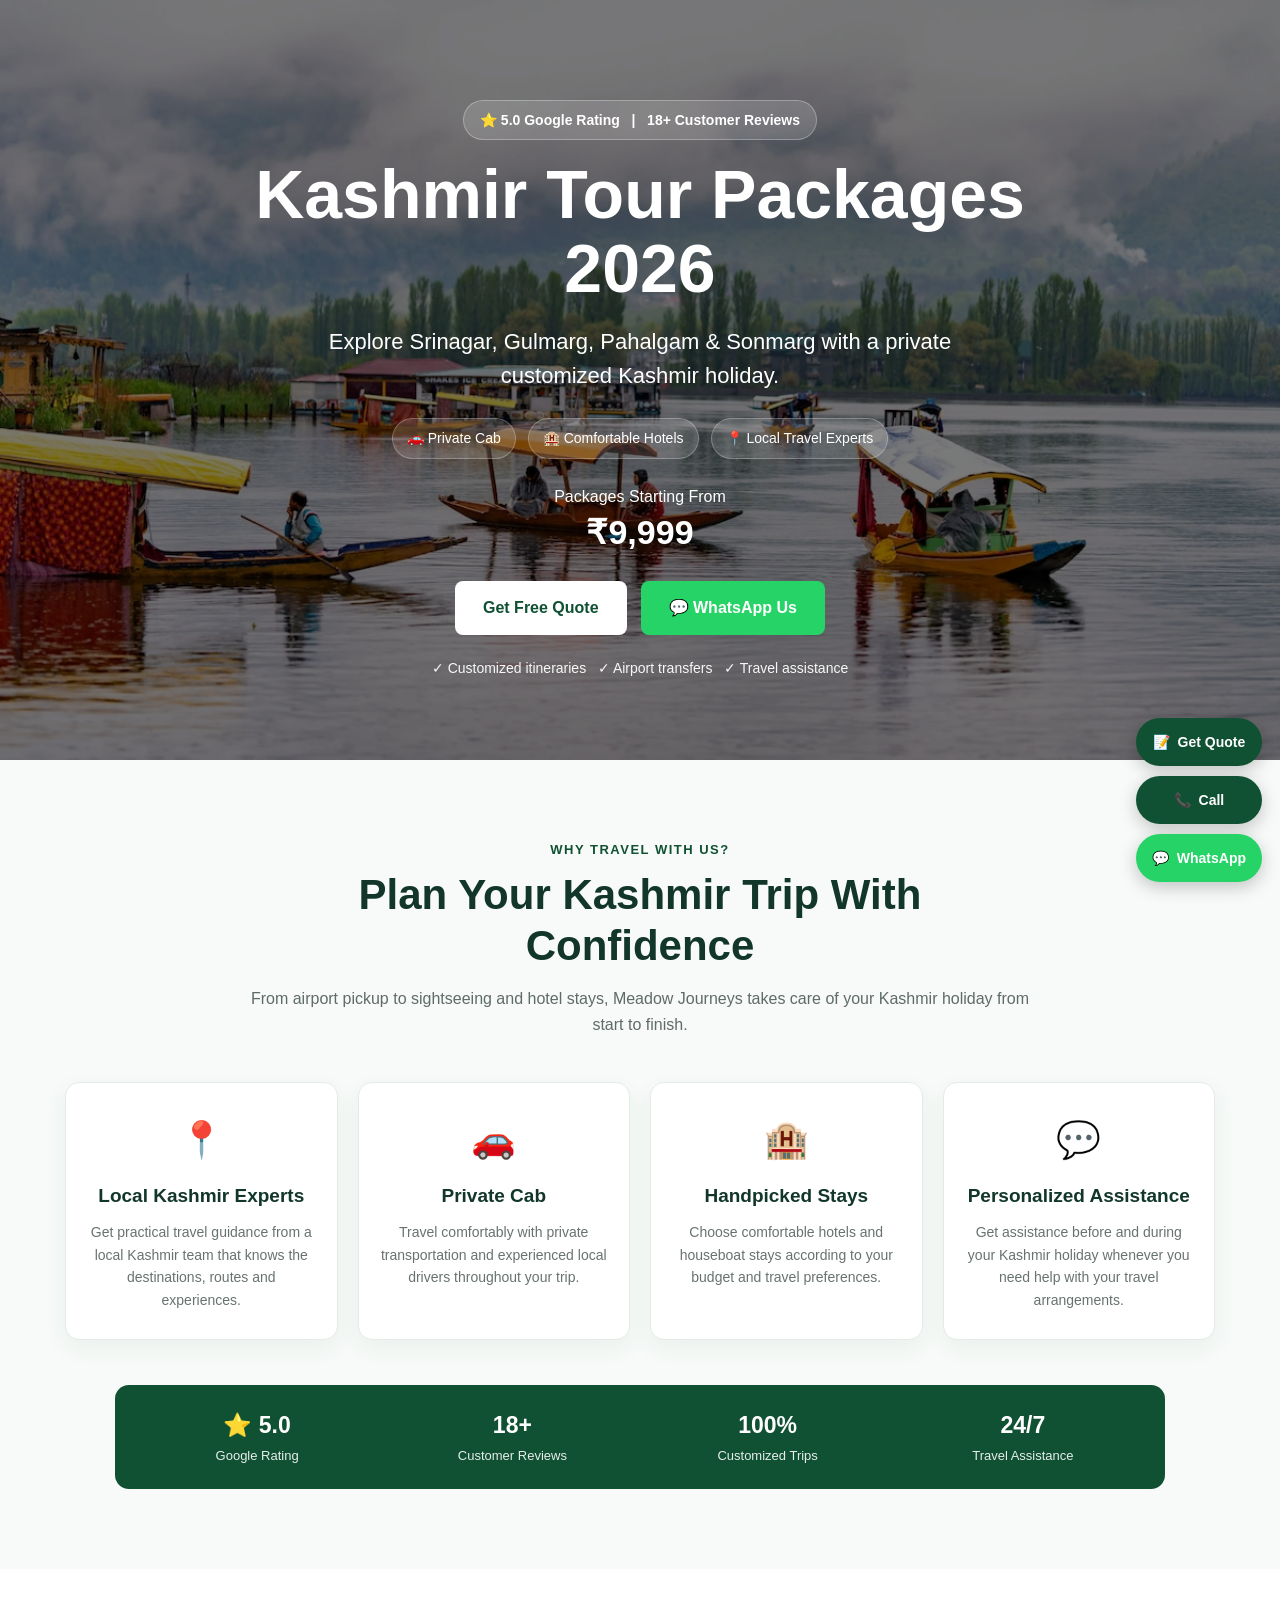
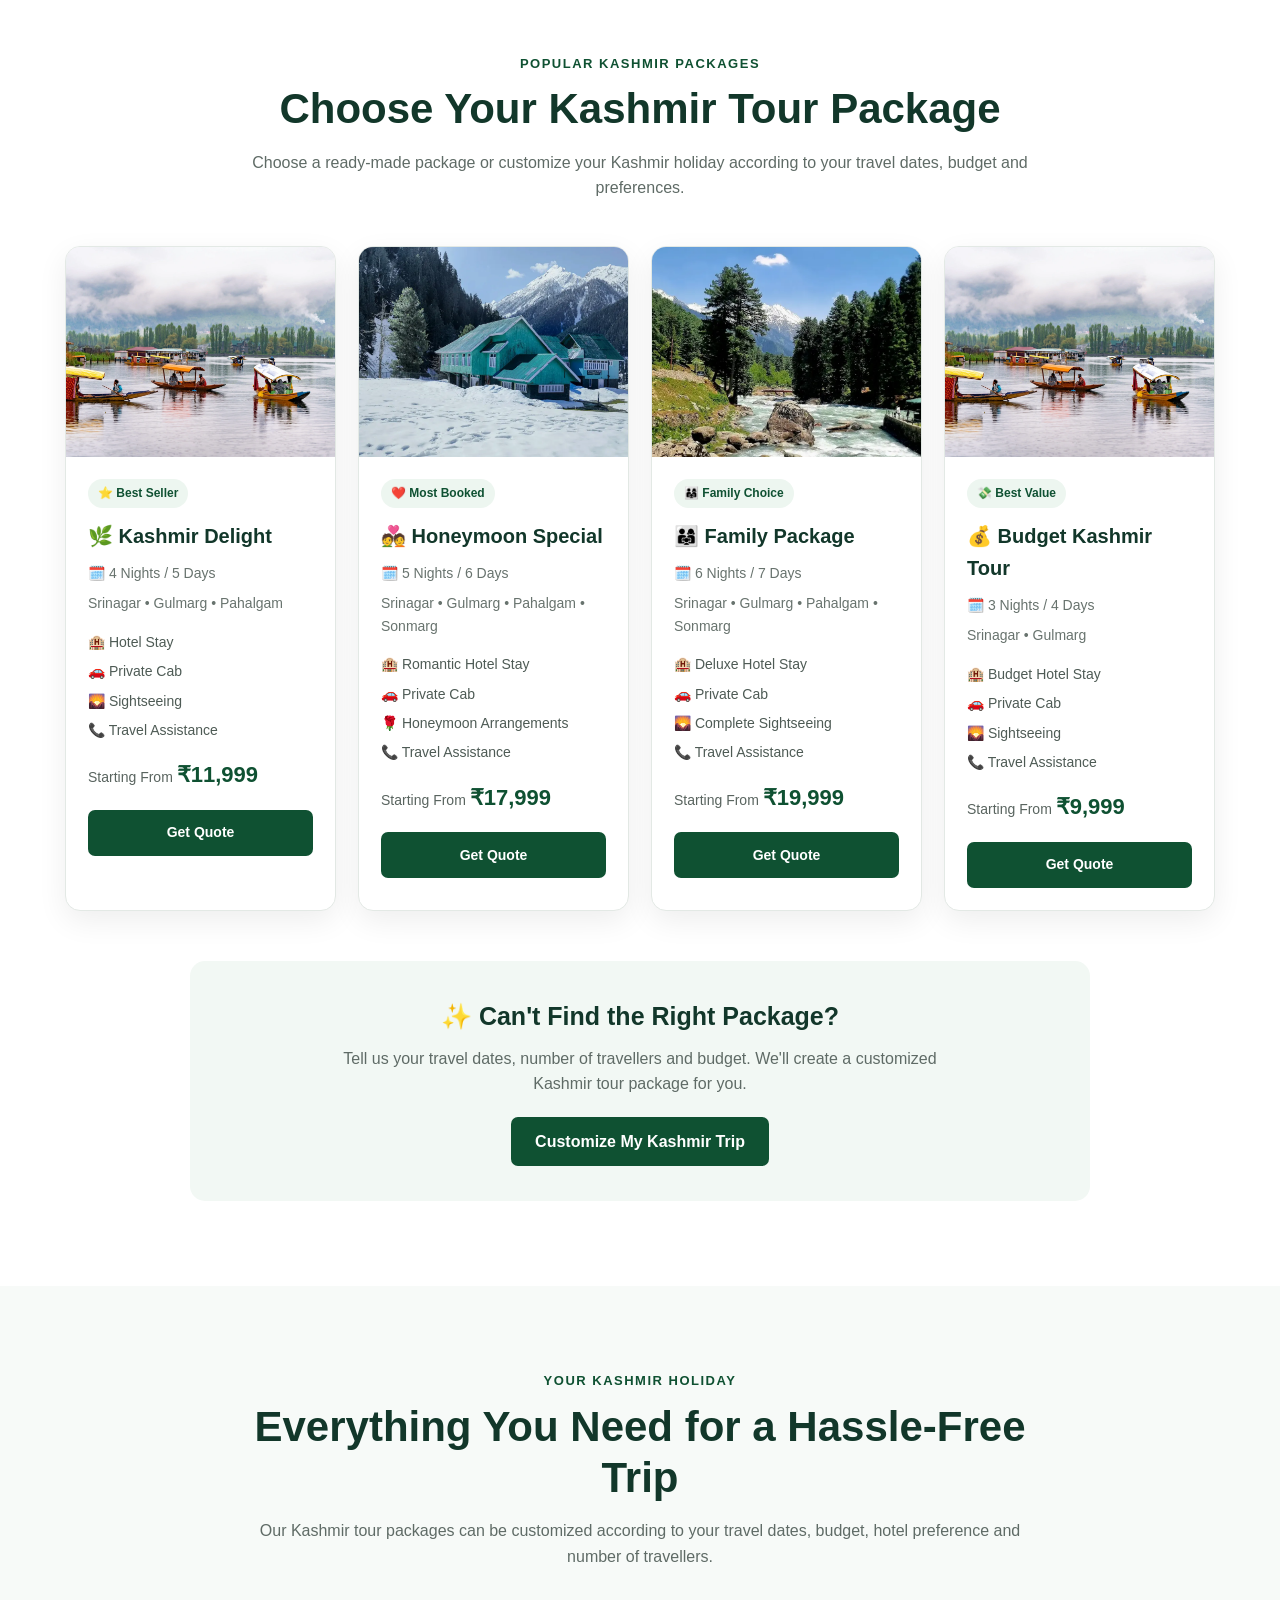
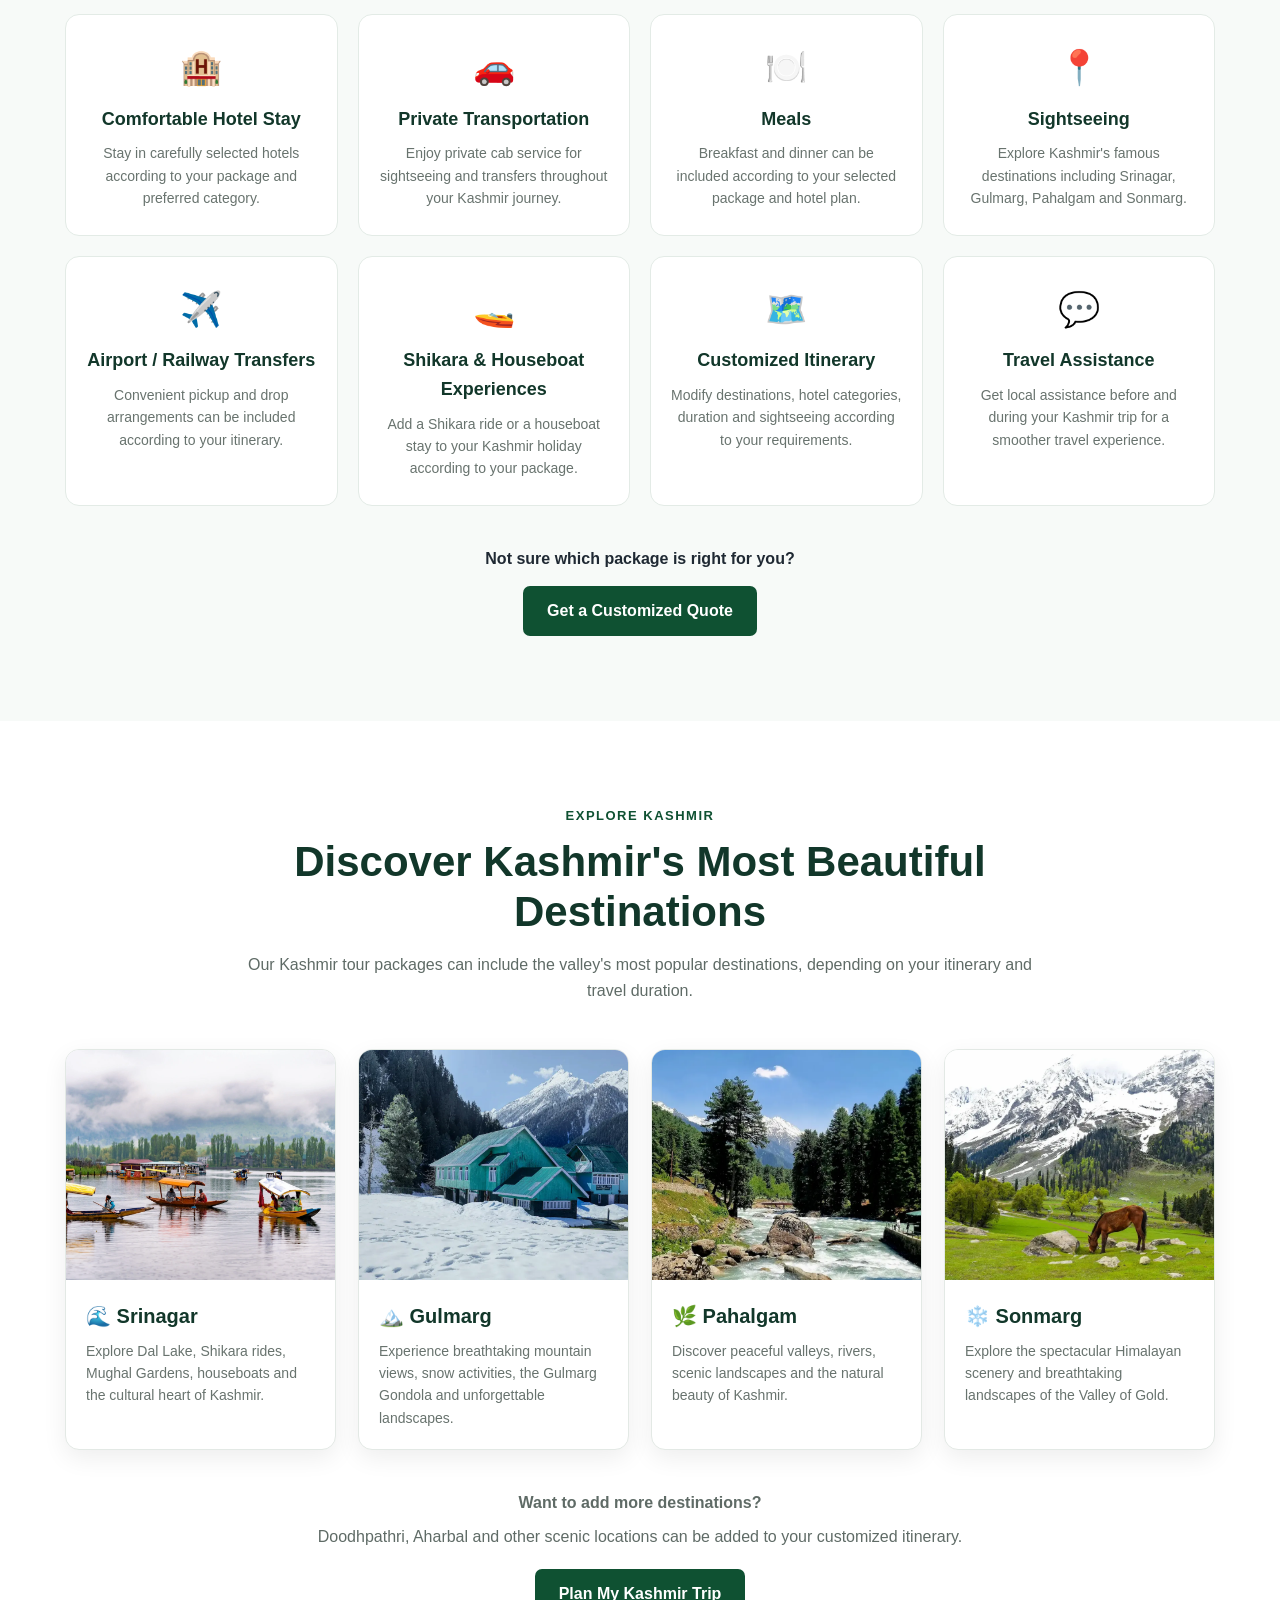
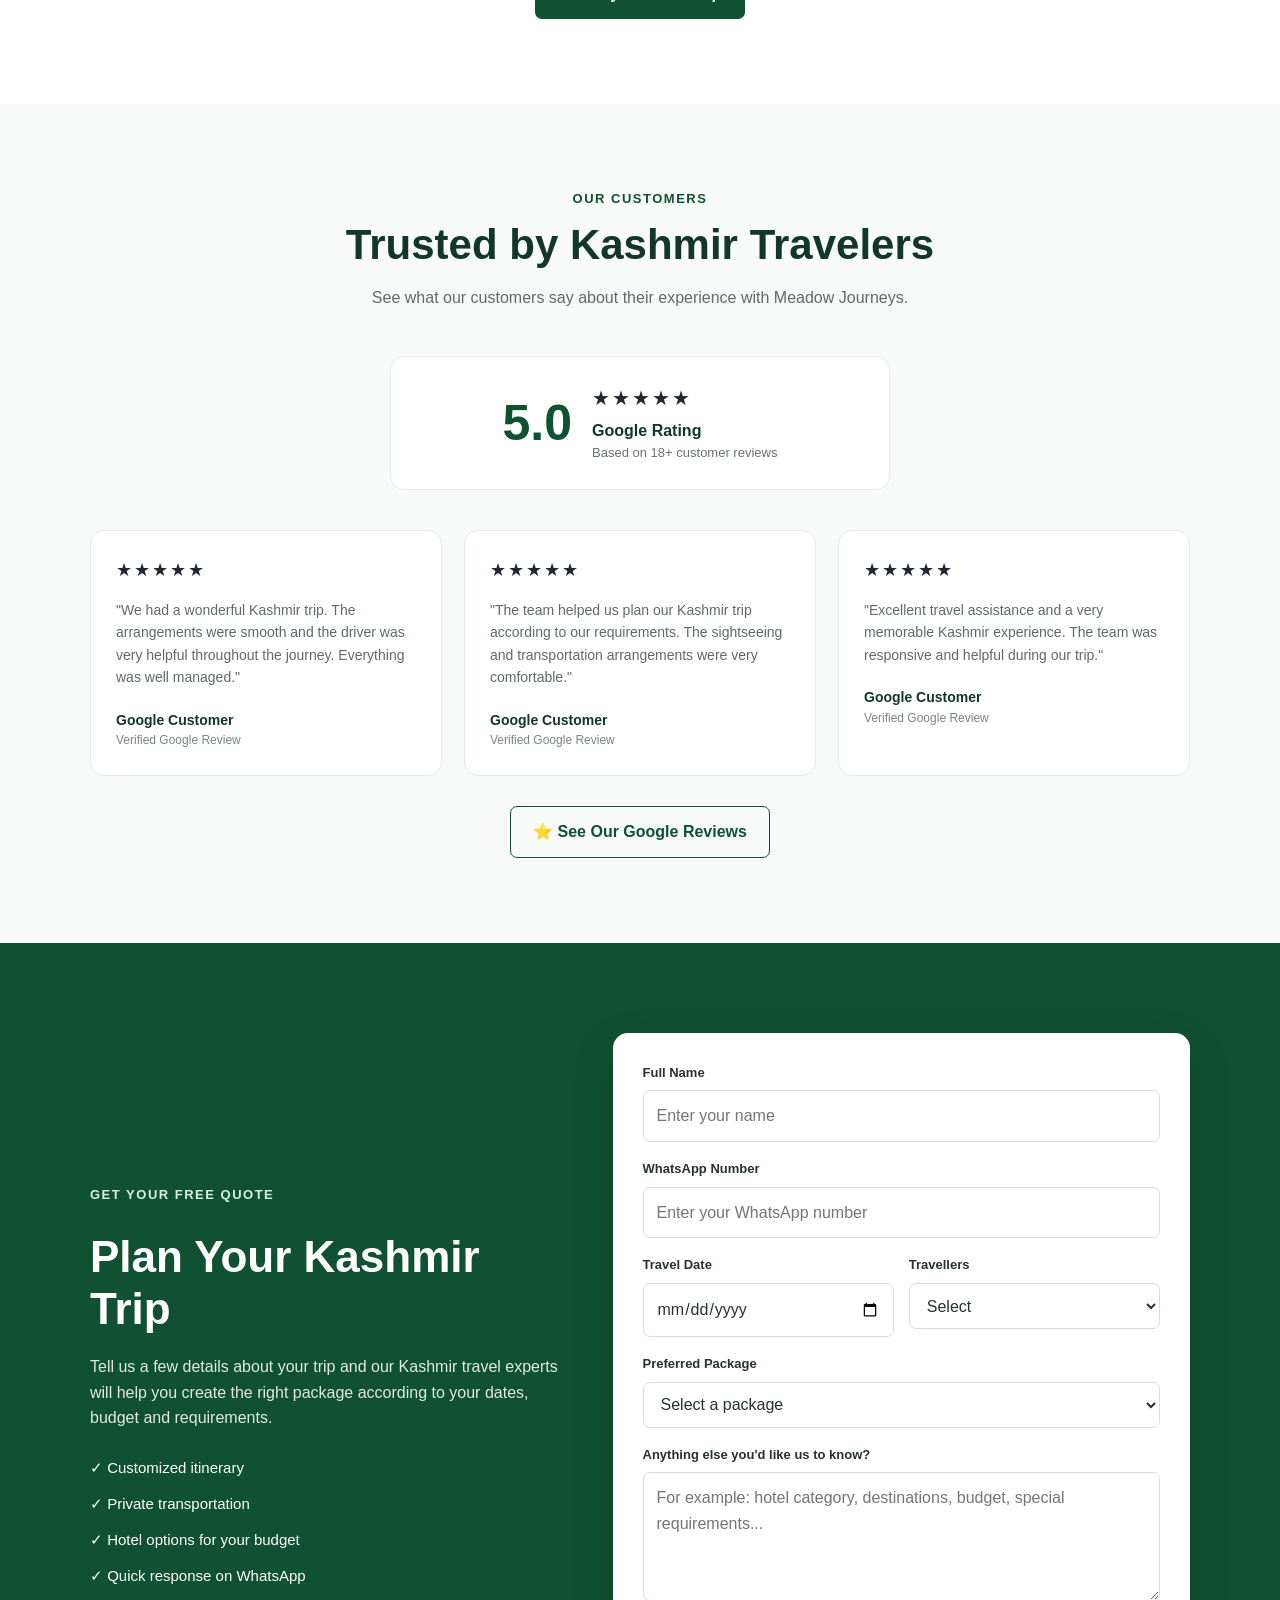
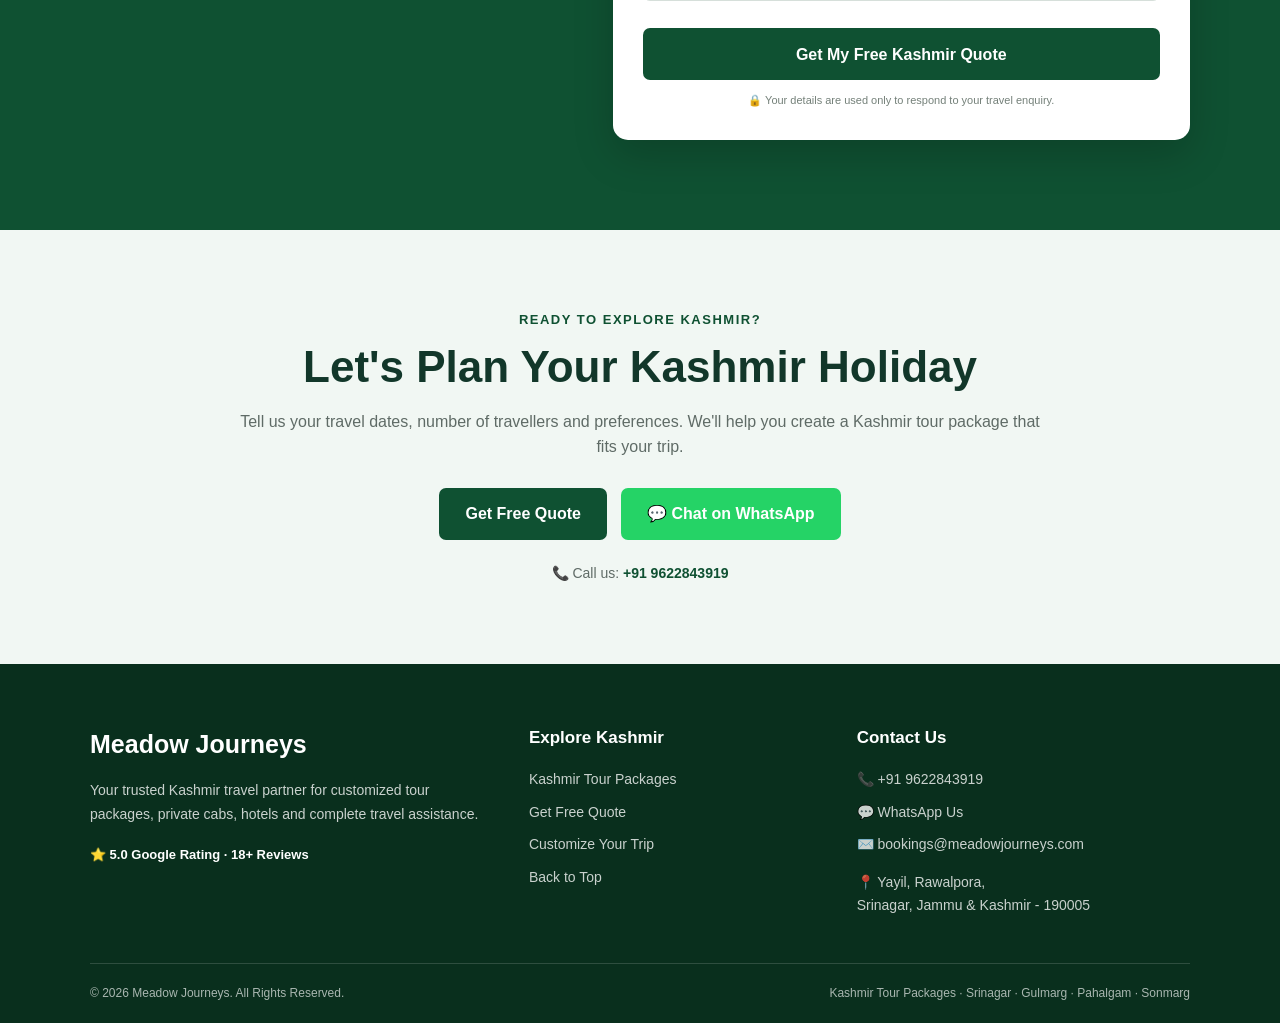
<file: kashmir-tour-packages-booking.html>
<!DOCTYPE html>
<html lang="en-IN">
<head>
    <script async src="https://www.googletagmanager.com/gtm.js?id=GTM-WSZVVGGN"></script>
<script>
  window.dataLayer = window.dataLayer || [];
  function gtag(){dataLayer.push(arguments);}
  gtag('js', new Date());
</script>

    <meta charset="UTF-8">
    <meta name="viewport" content="width=device-width, initial-scale=1.0">

    <title>Kashmir Tour Packages 2026 | Get Free Quote | Meadow Journeys</title>

    <meta name="description" content="Book Kashmir tour packages with Meadow Journeys. Explore Srinagar, Gulmarg, Pahalgam and Sonmarg with private cab, hotels, sightseeing and customized travel packages. Get a free quote today.">

    <meta name="robots" content="index, follow">

    <meta name="author" content="Meadow Journeys">

    <meta name="theme-color" content="#0f5132">

    <link rel="icon" type="image/jpeg" href="logo new.jpg">

    <!-- Open Graph -->
    <meta property="og:title" content="Kashmir Tour Packages 2026 | Meadow Journeys">
    <meta property="og:description" content="Explore Kashmir with customized tour packages, private cab, hotels and complete travel assistance. Get your free quote today.">
    <meta property="og:image" content="https://www.meadowjourneys.com/dal%20lake.webp">
    <meta property="og:type" content="website">

    <!-- Twitter -->
    <meta name="twitter:card" content="summary_large_image">
    <meta name="twitter:title" content="Kashmir Tour Packages 2026 | Meadow Journeys">
    <meta name="twitter:description" content="Explore Kashmir with customized tour packages, private cab, hotels and complete travel assistance.">
    <meta name="twitter:image" content="https://www.meadowjourneys.com/dal%20lake.webp">

    <!-- Preload Hero Image -->
    <link rel="preload"
          href="dal lake.webp"
          as="image"
          fetchpriority="high">

   

    <!-- Landing Page CSS -->
    <link rel="stylesheet" href="kashmir-booking.css">

   
</head>

<body>

<!-- HERO SECTION -->
<section class="hero" id="hero">

    <div class="hero-overlay"></div>

    <div class="hero-content">

        <div class="hero-trust">
            ⭐ 5.0 Google Rating &nbsp; | &nbsp; 18+ Customer Reviews
        </div>

        <h1>Kashmir Tour Packages 2026</h1>

        <p class="hero-subtitle">
            Explore Srinagar, Gulmarg, Pahalgam & Sonmarg
            with a private customized Kashmir holiday.
        </p>

        <div class="hero-highlights">

            <span>🚗 Private Cab</span>
            <span>🏨 Comfortable Hotels</span>
            <span>📍 Local Travel Experts</span>

        </div>

        <div class="hero-price">
            Packages Starting From
            <strong>₹9,999</strong>
        </div>

        <div class="hero-buttons">

            <a href="#enquiry" class="hero-btn primary-btn">
                Get Free Quote
            </a>

            <a href="https://wa.me/919622843919"
               class="hero-btn whatsapp-btn"
               target="_blank"
               rel="noopener">
                💬 WhatsApp Us
            </a>

        </div>

        <p class="hero-note">
            ✓ Customized itineraries &nbsp; ✓ Airport transfers &nbsp; ✓ Travel assistance
        </p>

    </div>

</section>
  <!-- TRUST & BENEFITS SECTION -->
<section class="trust-section">

    <div class="section-heading">

        <p class="section-label">WHY TRAVEL WITH US?</p>

        <h2>Plan Your Kashmir Trip With Confidence</h2>

        <p>
            From airport pickup to sightseeing and hotel stays,
            Meadow Journeys takes care of your Kashmir holiday from start to finish.
        </p>

    </div>


    <div class="benefits-grid">

        <div class="benefit-card">

            <div class="benefit-icon">📍</div>

            <h3>Local Kashmir Experts</h3>

            <p>
                Get practical travel guidance from a local Kashmir team
                that knows the destinations, routes and experiences.
            </p>

        </div>


        <div class="benefit-card">

            <div class="benefit-icon">🚗</div>

            <h3>Private Cab</h3>

            <p>
                Travel comfortably with private transportation and
                experienced local drivers throughout your trip.
            </p>

        </div>


        <div class="benefit-card">

            <div class="benefit-icon">🏨</div>

            <h3>Handpicked Stays</h3>

            <p>
                Choose comfortable hotels and houseboat stays according
                to your budget and travel preferences.
            </p>

        </div>


        <div class="benefit-card">

            <div class="benefit-icon">💬</div>

            <h3>Personalized Assistance</h3>

            <p>
                Get assistance before and during your Kashmir holiday
                whenever you need help with your travel arrangements.
            </p>

        </div>

    </div>


    <div class="trust-strip">

        <div>
            <strong>⭐ 5.0</strong>
            <span>Google Rating</span>
        </div>

        <div>
            <strong>18+</strong>
            <span>Customer Reviews</span>
        </div>

        <div>
            <strong>100%</strong>
            <span>Customized Trips</span>
        </div>

        <div>
            <strong>24/7</strong>
            <span>Travel Assistance</span>
        </div>

    </div>

</section>
  <!-- FEATURED KASHMIR PACKAGES -->
<section class="featured-packages" id="packages">

    <div class="section-heading">

        <p class="section-label">POPULAR KASHMIR PACKAGES</p>

        <h2>Choose Your Kashmir Tour Package</h2>

        <p>
            Choose a ready-made package or customize your Kashmir holiday
            according to your travel dates, budget and preferences.
        </p>

    </div>


    <div class="package-grid">


        <!-- Kashmir Delight -->
        <div class="package-card">

            <div class="package-image">
                <img
                    src="dal lake.webp"
                    alt="Kashmir Delight Tour Package"
                    loading="lazy">
            </div>

            <div class="package-content">

                <span class="package-tag">⭐ Best Seller</span>

                <h3>🌿 Kashmir Delight</h3>

                <p class="package-duration">
                    🗓️ 4 Nights / 5 Days
                </p>

                <p class="package-destinations">
                    Srinagar • Gulmarg • Pahalgam
                </p>

                <ul>
                    <li>🏨 Hotel Stay</li>
                    <li>🚗 Private Cab</li>
                    <li>🌄 Sightseeing</li>
                    <li>📞 Travel Assistance</li>
                </ul>

                <p class="package-price">
                    Starting From <strong>₹11,999</strong>
                </p>

                <a
                    href="https://wa.me/919622843919?text=Hello%20Meadow%20Journeys,%20I%20am%20interested%20in%20the%20Kashmir%20Delight%20package."
                    class="package-btn"
                    target="_blank"
                    rel="noopener">
                    Get Quote
                </a>

            </div>

        </div>


        <!-- Honeymoon -->
        <div class="package-card">

            <div class="package-image">
                <img
                    src="gulmarg.webp"
                    alt="Kashmir Honeymoon Tour Package"
                    loading="lazy">
            </div>

            <div class="package-content">

                <span class="package-tag">❤️ Most Booked</span>

                <h3>💑 Honeymoon Special</h3>

                <p class="package-duration">
                    🗓️ 5 Nights / 6 Days
                </p>

                <p class="package-destinations">
                    Srinagar • Gulmarg • Pahalgam • Sonmarg
                </p>

                <ul>
                    <li>🏨 Romantic Hotel Stay</li>
                    <li>🚗 Private Cab</li>
                    <li>🌹 Honeymoon Arrangements</li>
                    <li>📞 Travel Assistance</li>
                </ul>

                <p class="package-price">
                    Starting From <strong>₹17,999</strong>
                </p>

                <a
                    href="https://wa.me/919622843919?text=Hello%20Meadow%20Journeys,%20I%20am%20interested%20in%20the%20Kashmir%20Honeymoon%20package."
                    class="package-btn"
                    target="_blank"
                    rel="noopener">
                    Get Quote
                </a>

            </div>

        </div>


        <!-- Family -->
        <div class="package-card">

            <div class="package-image">
                <img
                    src="pahalgam.webp"
                    alt="Kashmir Family Tour Package"
                    loading="lazy">
            </div>

            <div class="package-content">

                <span class="package-tag">👨‍👩‍👧 Family Choice</span>

                <h3>👨‍👩‍👧 Family Package</h3>

                <p class="package-duration">
                    🗓️ 6 Nights / 7 Days
                </p>

                <p class="package-destinations">
                    Srinagar • Gulmarg • Pahalgam • Sonmarg
                </p>

                <ul>
                    <li>🏨 Deluxe Hotel Stay</li>
                    <li>🚗 Private Cab</li>
                    <li>🌄 Complete Sightseeing</li>
                    <li>📞 Travel Assistance</li>
                </ul>

                <p class="package-price">
                    Starting From <strong>₹19,999</strong>
                </p>

                <a
                    href="https://wa.me/919622843919?text=Hello%20Meadow%20Journeys,%20I%20am%20interested%20in%20the%20Kashmir%20Family%20package."
                    class="package-btn"
                    target="_blank"
                    rel="noopener">
                    Get Quote
                </a>

            </div>

        </div>


        <!-- Budget -->
        <div class="package-card">

            <div class="package-image">
                <img
                    src="dal lake.webp"
                    alt="Budget Kashmir Tour Package"
                    loading="lazy">
            </div>

            <div class="package-content">

                <span class="package-tag">💸 Best Value</span>

                <h3>💰 Budget Kashmir Tour</h3>

                <p class="package-duration">
                    🗓️ 3 Nights / 4 Days
                </p>

                <p class="package-destinations">
                    Srinagar • Gulmarg
                </p>

                <ul>
                    <li>🏨 Budget Hotel Stay</li>
                    <li>🚗 Private Cab</li>
                    <li>🌄 Sightseeing</li>
                    <li>📞 Travel Assistance</li>
                </ul>

                <p class="package-price">
                    Starting From <strong>₹9,999</strong>
                </p>

                <a
                    href="https://wa.me/919622843919?text=Hello%20Meadow%20Journeys,%20I%20am%20interested%20in%20the%20Budget%20Kashmir%20package."
                    class="package-btn"
                    target="_blank"
                    rel="noopener">
                    Get Quote
                </a>

            </div>

        </div>

    </div>


    <!-- CUSTOM PACKAGE CTA -->

    <div class="custom-package">

        <h3>✨ Can't Find the Right Package?</h3>

        <p>
            Tell us your travel dates, number of travellers and budget.
            We'll create a customized Kashmir tour package for you.
        </p>

        <a href="#enquiry" class="custom-btn">
            Customize My Kashmir Trip
        </a>

    </div>

</section>
  <!-- WHAT'S INCLUDED SECTION -->
<section class="included-section">

    <div class="section-heading">

        <p class="section-label">YOUR KASHMIR HOLIDAY</p>

        <h2>Everything You Need for a Hassle-Free Trip</h2>

        <p>
            Our Kashmir tour packages can be customized according to your
            travel dates, budget, hotel preference and number of travellers.
        </p>

    </div>


    <div class="included-grid">

        <div class="included-card">
            <div class="included-icon">🏨</div>
            <h3>Comfortable Hotel Stay</h3>
            <p>
                Stay in carefully selected hotels according to your
                package and preferred category.
            </p>
        </div>


        <div class="included-card">
            <div class="included-icon">🚗</div>
            <h3>Private Transportation</h3>
            <p>
                Enjoy private cab service for sightseeing and transfers
                throughout your Kashmir journey.
            </p>
        </div>


        <div class="included-card">
            <div class="included-icon">🍽️</div>
            <h3>Meals</h3>
            <p>
                Breakfast and dinner can be included according to your
                selected package and hotel plan.
            </p>
        </div>


        <div class="included-card">
            <div class="included-icon">📍</div>
            <h3>Sightseeing</h3>
            <p>
                Explore Kashmir's famous destinations including Srinagar,
                Gulmarg, Pahalgam and Sonmarg.
            </p>
        </div>


        <div class="included-card">
            <div class="included-icon">✈️</div>
            <h3>Airport / Railway Transfers</h3>
            <p>
                Convenient pickup and drop arrangements can be included
                according to your itinerary.
            </p>
        </div>


        <div class="included-card">
            <div class="included-icon">🚤</div>
            <h3>Shikara & Houseboat Experiences</h3>
            <p>
                Add a Shikara ride or a houseboat stay to your Kashmir
                holiday according to your package.
            </p>
        </div>


        <div class="included-card">
            <div class="included-icon">🗺️</div>
            <h3>Customized Itinerary</h3>
            <p>
                Modify destinations, hotel categories, duration and
                sightseeing according to your requirements.
            </p>
        </div>


        <div class="included-card">
            <div class="included-icon">💬</div>
            <h3>Travel Assistance</h3>
            <p>
                Get local assistance before and during your Kashmir trip
                for a smoother travel experience.
            </p>
        </div>

    </div>


    <div class="included-cta">

        <p>
            <strong>Not sure which package is right for you?</strong>
        </p>

        <a href="#enquiry" class="custom-btn">
            Get a Customized Quote
        </a>

    </div>

</section>
  <!-- POPULAR DESTINATIONS SECTION -->
<section class="destinations-section">

    <div class="section-heading">

        <p class="section-label">EXPLORE KASHMIR</p>

        <h2>Discover Kashmir's Most Beautiful Destinations</h2>

        <p>
            Our Kashmir tour packages can include the valley's most popular
            destinations, depending on your itinerary and travel duration.
        </p>

    </div>


    <div class="destination-grid">


        <div class="destination-card">

            <img
                src="dal lake.webp"
                alt="Dal Lake Srinagar Kashmir"
                loading="lazy">

            <div class="destination-content">

                <h3>🌊 Srinagar</h3>

                <p>
                    Explore Dal Lake, Shikara rides, Mughal Gardens,
                    houseboats and the cultural heart of Kashmir.
                </p>

            </div>

        </div>


        <div class="destination-card">

            <img
                src="gulmarg.webp"
                alt="Gulmarg Kashmir"
                loading="lazy">

            <div class="destination-content">

                <h3>🏔️ Gulmarg</h3>

                <p>
                    Experience breathtaking mountain views, snow activities,
                    the Gulmarg Gondola and unforgettable landscapes.
                </p>

            </div>

        </div>


        <div class="destination-card">

            <img
                src="pahalgam.webp"
                alt="Pahalgam Kashmir"
                loading="lazy">

            <div class="destination-content">

                <h3>🌿 Pahalgam</h3>

                <p>
                    Discover peaceful valleys, rivers, scenic landscapes
                    and the natural beauty of Kashmir.
                </p>

            </div>

        </div>


        <div class="destination-card">

            <img
                src="sonmarg.webp"
                alt="Sonmarg Kashmir"
                loading="lazy">

            <div class="destination-content">

                <h3>❄️ Sonmarg</h3>

                <p>
                    Explore the spectacular Himalayan scenery and
                    breathtaking landscapes of the Valley of Gold.
                </p>

            </div>

        </div>


    </div>


    <div class="destination-cta">

        <p>
            <strong>Want to add more destinations?</strong>
        </p>

        <p>
            Doodhpathri, Aharbal and other scenic locations can be added
            to your customized itinerary.
        </p>

        <a href="#enquiry" class="custom-btn">
            Plan My Kashmir Trip
        </a>

    </div>

</section>
  <!-- CUSTOMER REVIEWS SECTION -->
<section class="reviews-section">

    <div class="section-heading">

        <p class="section-label">OUR CUSTOMERS</p>

        <h2>Trusted by Kashmir Travelers</h2>

        <p>
            See what our customers say about their experience with
            Meadow Journeys.
        </p>

    </div>


    <div class="reviews-summary">

        <div class="rating-number">5.0</div>

        <div class="rating-details">

            <div class="stars">★★★★★</div>

            <strong>Google Rating</strong>

            <span>Based on 18+ customer reviews</span>

        </div>

    </div>


    <div class="reviews-grid">


        <!-- Review 1 -->
        <div class="review-card">

            <div class="review-stars">★★★★★</div>

            <p>
                "We had a wonderful Kashmir trip. The arrangements were
                smooth and the driver was very helpful throughout the journey.
                Everything was well managed."
            </p>

            <div class="review-author">
                <strong>Google Customer</strong>
                <span>Verified Google Review</span>
            </div>

        </div>


        <!-- Review 2 -->
        <div class="review-card">

            <div class="review-stars">★★★★★</div>

            <p>
                "The team helped us plan our Kashmir trip according to our
                requirements. The sightseeing and transportation arrangements
                were very comfortable."
            </p>

            <div class="review-author">
                <strong>Google Customer</strong>
                <span>Verified Google Review</span>
            </div>

        </div>


        <!-- Review 3 -->
        <div class="review-card">

            <div class="review-stars">★★★★★</div>

            <p>
                "Excellent travel assistance and a very memorable Kashmir
                experience. The team was responsive and helpful during our trip."
            </p>

            <div class="review-author">
                <strong>Google Customer</strong>
                <span>Verified Google Review</span>
            </div>

        </div>


    </div>


    <div class="reviews-cta">

        <a
            href="https://g.page/r/CRF8CQtoAs72EBM/review"
            target="_blank"
            rel="noopener">
            ⭐ See Our Google Reviews
        </a>

    </div>

</section>
  <!-- ENQUIRY / LEAD FORM -->
<section class="enquiry-section" id="enquiry">

    <div class="enquiry-container">

        <div class="enquiry-content">

            <p class="section-label">GET YOUR FREE QUOTE</p>

            <h2>Plan Your Kashmir Trip</h2>

            <p>
                Tell us a few details about your trip and our Kashmir
                travel experts will help you create the right package
                according to your dates, budget and requirements.
            </p>

            <div class="enquiry-benefits">

                <div>
                    ✓ Customized itinerary
                </div>

                <div>
                    ✓ Private transportation
                </div>

                <div>
                    ✓ Hotel options for your budget
                </div>

                <div>
                    ✓ Quick response on WhatsApp
                </div>

            </div>

        </div>


        <div class="enquiry-form-box">

            <form id="kashmirLeadForm">

                <div class="form-group">

                    <label for="leadName">Full Name</label>

                    <input
                        type="text"
                        id="leadName"
                        name="name"
                        placeholder="Enter your name"
                        required>

                </div>


                <div class="form-group">

                    <label for="leadPhone">WhatsApp Number</label>

                    <input
                        type="tel"
                        id="leadPhone"
                        name="phone"
                        placeholder="Enter your WhatsApp number"
                        inputmode="tel"
                        required>

                </div>


                <div class="form-row">

                    <div class="form-group">

                        <label for="travelDate">Travel Date</label>

                        <input
                            type="date"
                            id="travelDate"
                            name="travelDate">

                    </div>


                    <div class="form-group">

                        <label for="travellers">Travellers</label>

                        <select id="travellers" name="travellers">

                            <option value="">Select</option>
                            <option value="1">1 Traveller</option>
                            <option value="2">2 Travellers</option>
                            <option value="3">3 Travellers</option>
                            <option value="4">4 Travellers</option>
                            <option value="5">5 Travellers</option>
                            <option value="6">6 Travellers</option>
                            <option value="7">7 Travellers</option>
                            <option value="8">8+ Travellers</option>

                        </select>

                    </div>

                </div>


                <div class="form-group">

                    <label for="packageChoice">Preferred Package</label>

                    <select id="packageChoice" name="package">

                        <option value="">Select a package</option>

                        <option value="Kashmir Delight">
                            Kashmir Delight
                        </option>

                        <option value="Honeymoon Special">
                            Honeymoon Special
                        </option>

                        <option value="Family Package">
                            Family Package
                        </option>

                        <option value="Budget Kashmir Tour">
                            Budget Kashmir Tour
                        </option>

                        <option value="Customized Package">
                            Customized Package
                        </option>

                    </select>

                </div>


                <div class="form-group">

                    <label for="leadMessage">Anything else you'd like us to know?</label>

                    <textarea
                        id="leadMessage"
                        name="message"
                        rows="4"
                        placeholder="For example: hotel category, destinations, budget, special requirements..."></textarea>

                </div>


                <button
                    type="submit"
                    class="lead-submit-btn">

                    Get My Free Kashmir Quote

                </button>


                <p class="form-note">
                    🔒 Your details are used only to respond to your travel enquiry.
                </p>

            </form>

        </div>

    </div>

</section>
  <!-- FINAL CTA SECTION -->
<section class="final-cta">

    <div class="final-cta-content">

        <p class="section-label">READY TO EXPLORE KASHMIR?</p>

        <h2>Let's Plan Your Kashmir Holiday</h2>

        <p>
            Tell us your travel dates, number of travellers and preferences.
            We'll help you create a Kashmir tour package that fits your trip.
        </p>

        <div class="final-cta-buttons">

            <a
                href="#enquiry"
                class="final-quote-btn">
                Get Free Quote
            </a>

            <a
                href="https://wa.me/919622843919?text=Hello%20Meadow%20Journeys,%20I%20want%20to%20plan%20a%20Kashmir%20tour."
                class="final-whatsapp-btn"
                target="_blank"
                rel="noopener">
                💬 Chat on WhatsApp
            </a>

        </div>

        <p class="final-note">
            📞 Call us: <a href="tel:+919622843919">+91 9622843919</a>
        </p>

    </div>

</section>
      <!-- FOOTER SECTION -->
<footer class="site-footer">
    <div class="footer-container">
        <div class="footer-brand">
            <h3>Meadow Journeys</h3>
            <p>
                Your trusted Kashmir travel partner for customized
                tour packages, private cabs, hotels and complete
                travel assistance.
            </p>
            <div class="footer-rating">
                ⭐ 5.0 Google Rating · 18+ Reviews
            </div>
        </div>
        <div class="footer-links">
            <h4>Explore Kashmir</h4>
            <a href="#packages">Kashmir Tour Packages</a>
            <a href="#enquiry">Get Free Quote</a>
            <a href="#enquiry">Customize Your Trip</a>
            <a href="#hero">Back to Top</a>
        </div>
        <div class="footer-contact">
            <h4>Contact Us</h4>
            <a href="tel:+919622843919">
                📞 +91 9622843919
            </a>
            <a href="https://wa.me/919622843919"
               target="_blank"
               rel="noopener">
                💬 WhatsApp Us
            </a>
            <a href="mailto:bookings@meadowjourneys.com">
                ✉️ bookings@meadowjourneys.com
            </a>
            <p>
                📍 Yayil, Rawalpora,<br>
                Srinagar, Jammu & Kashmir - 190005
            </p>
        </div>
    </div>
    <div class="footer-bottom">
        <p>
            © 2026 Meadow Journeys. All Rights Reserved.
        </p>
        <p>
            Kashmir Tour Packages · Srinagar · Gulmarg · Pahalgam · Sonmarg
        </p>
    </div>
</footer>
  <script>
document.getElementById("kashmirLeadForm").addEventListener("submit", function(event) {

    event.preventDefault();

    const name = document.getElementById("leadName").value.trim();
    const phone = document.getElementById("leadPhone").value.trim();
    const travelDate = document.getElementById("travelDate").value;
    const travellers = document.getElementById("travellers").value;
    const packageChoice = document.getElementById("packageChoice").value;
    const message = document.getElementById("leadMessage").value.trim();

    const whatsappMessage =
        "🌄 New Kashmir Tour Enquiry%0A%0A" +
        "👤 Name: " + encodeURIComponent(name) + "%0A" +
        "📞 WhatsApp: " + encodeURIComponent(phone) + "%0A" +
        "📅 Travel Date: " + encodeURIComponent(travelDate || "Not specified") + "%0A" +
        "👥 Travellers: " + encodeURIComponent(travellers || "Not specified") + "%0A" +
        "📦 Package: " + encodeURIComponent(packageChoice || "Not specified") + "%0A" +
        "💬 Requirements: " + encodeURIComponent(message || "Not specified");

    const whatsappURL =
        "https://wa.me/919622843919?text=" + whatsappMessage;

    window.open(whatsappURL, "_blank");

});
</script>
  <!-- FLOATING CONTACT BUTTONS -->
<div class="floating-contact">
    <button
        type="button"
        class="floating-quote"
        id="openQuotePopup">
        📝
        <span>Get Quote</span>
    </button>
    <a
        href="tel:+919622843919"
        class="floating-call"
        aria-label="Call Meadow Journeys">
        📞
        <span>Call</span>
    </a>
    <a
        href="https://wa.me/919622843919?text=Hello%20Meadow%20Journeys,%20I%20want%20to%20plan%20a%20Kashmir%20tour."
        class="floating-whatsapp"
        target="_blank"
        rel="noopener"
        aria-label="Chat with Meadow Journeys on WhatsApp">
        💬
        <span>WhatsApp</span>
    </a>
</div>
    <!-- GET FREE QUOTE POPUP -->
<div class="quote-popup" id="quotePopup">
    <div class="quote-popup-overlay"></div>
    <div class="quote-popup-box">
        <button
            type="button"
            class="quote-popup-close"
            id="quotePopupClose"
            aria-label="Close quote form">
            ×
        </button>
        <div class="quote-popup-header">
            <p class="section-label">GET YOUR FREE QUOTE</p>
            <h2>Plan Your Kashmir Trip</h2>
            <p>
                Tell us a few details and we'll help you plan
                your Kashmir holiday.
            </p>
        </div>
        <form id="popupLeadForm">
            <div class="popup-form-group">
                <label for="popupName">Full Name</label>
                <input
                    type="text"
                    id="popupName"
                    placeholder="Enter your name"
                    required>
            </div>
            <div class="popup-form-group">
                <label for="popupPhone">WhatsApp Number</label>
                <input
                    type="tel"
                    id="popupPhone"
                    placeholder="Enter your WhatsApp number"
                    inputmode="tel"
                    required>
            </div>
            <div class="popup-form-row">
                <div class="popup-form-group">
                    <label for="popupDate">Travel Date</label>
                    <input
                        type="date"
                        id="popupDate">
                </div>
                <div class="popup-form-group">
                    <label for="popupTravellers">Travellers</label>
                    <select id="popupTravellers">
                        <option value="">Select</option>
                        <option value="1">1</option>
                        <option value="2">2</option>
                        <option value="3">3</option>
                        <option value="4">4</option>
                        <option value="5">5</option>
                        <option value="6">6</option>
                        <option value="7">7</option>
                        <option value="8+">8+</option>
                    </select>
                </div>
            </div>
            <div class="popup-form-group">
                <label for="popupPackage">Preferred Package</label>
                <select id="popupPackage">
                    <option value="">Select a package</option>
                    <option value="Kashmir Delight">
                        Kashmir Delight
                    </option>
                    <option value="Honeymoon Special">
                        Honeymoon Special
                    </option>
                    <option value="Family Package">
                        Family Package
                    </option>
                    <option value="Budget Kashmir Tour">
                        Budget Kashmir Tour
                    </option>
                    <option value="Customized Package">
                        Customized Package
                    </option>
                </select>
            </div>
            <button
                type="submit"
                class="popup-submit-btn">
                💬 Get My Free Quote
            </button>
            <p class="popup-note">
                🔒 Your details are used only for your travel enquiry.
            </p>
        </form>
    </div>
</div>
   <script>
document.addEventListener("DOMContentLoaded", function() {

    const quotePopup = document.getElementById("quotePopup");
    const openQuotePopup = document.getElementById("openQuotePopup");
    const quotePopupClose = document.getElementById("quotePopupClose");
    const quotePopupOverlay = document.querySelector(".quote-popup-overlay");

    if (!quotePopup || !openQuotePopup || !quotePopupClose || !quotePopupOverlay) {
        return;
    }

    openQuotePopup.addEventListener("click", function() {
        quotePopup.classList.add("active");
    });

    quotePopupClose.addEventListener("click", function() {
        quotePopup.classList.remove("active");
    });

    quotePopupOverlay.addEventListener("click", function() {
        quotePopup.classList.remove("active");
    });

    // Automatically open popup after 10 seconds
   setTimeout(function() {

    if (!sessionStorage.getItem("kashmirQuotePopupShown")) {

        quotePopup.classList.add("active");

        sessionStorage.setItem("kashmirQuotePopupShown", "true");

    }

}, 10000);
    
// POPUP FORM → WHATSAPP

    document.getElementById("popupLeadForm").addEventListener("submit", function(event) {

        event.preventDefault();

        const name = document.getElementById("popupName").value.trim();
        const phone = document.getElementById("popupPhone").value.trim();
        const travelDate = document.getElementById("popupDate").value;
        const travellers = document.getElementById("popupTravellers").value;
        const packageChoice = document.getElementById("popupPackage").value;

        const popupMessage =
            "🌄 New Kashmir Tour Enquiry%0A%0A" +
            "👤 Name: " + encodeURIComponent(name) + "%0A" +
            "📞 WhatsApp: " + encodeURIComponent(phone) + "%0A" +
            "📅 Travel Date: " + encodeURIComponent(travelDate || "Not specified") + "%0A" +
            "👥 Travellers: " + encodeURIComponent(travellers || "Not specified") + "%0A" +
            "📦 Package: " + encodeURIComponent(packageChoice || "Not specified");

        const popupWhatsAppURL =
            "https://wa.me/919622843919?text=" + popupMessage;

        window.open(popupWhatsAppURL, "_blank");

    });
});
</script>
    <script>
window.addEventListener("load", function () {
    setTimeout(function () {

        var script = document.createElement("script");
        script.src = "https://www.googletagmanager.com/gtag/js?id=G-LJPG5Y3PRT";
        script.async = true;
        document.head.appendChild(script);

        window.dataLayer = window.dataLayer || [];

        function gtag() {
            dataLayer.push(arguments);
        }

        gtag("js", new Date());
        gtag("config", "G-LJPG5Y3PRT");

    }, 3000);
});
</script>
</body>
</html>
</body> 
</html>
</file>
<file: kashmir-booking.css>
/* =========================================================
   KASHMIR BOOKING LANDING PAGE
   Meadow Journeys
   ========================================================= */
* {
    margin: 0;
    padding: 0;
    box-sizing: border-box;
}
html {
    scroll-behavior: smooth;
}
body {
    font-family: "Poppins", sans-serif;
    color: #1f2933;
    background: #ffffff;
    line-height: 1.6;
}
img {
    max-width: 100%;
    display: block;
}
a {
    text-decoration: none;
}
button,
input,
select,
textarea {
    font: inherit;
}
/* =========================================================
   COMMON
   ========================================================= */
.section-heading {
    max-width: 800px;
    margin: 0 auto 45px;
    text-align: center;
}
.section-label {
    margin-bottom: 10px;
    font-size: 13px;
    font-weight: 700;
    letter-spacing: 1.5px;
    text-transform: uppercase;
    color: #0f5132;
}
.section-heading h2 {
    margin-bottom: 15px;
    font-size: clamp(28px, 4vw, 42px);
    line-height: 1.2;
    color: #12372a;
}
.section-heading p:not(.section-label) {
    font-size: 16px;
    color: #5f6b66;
}
/* =========================================================
   HERO
   ========================================================= */
.hero {
    position: relative;
    min-height: 720px;
    display: flex;
    align-items: center;
    justify-content: center;
    padding: 100px 20px 80px;
    background-image: url("dal lake.webp");
    background-position: center;
    background-size: cover;
    background-repeat: no-repeat;
    overflow: hidden;
}
.hero-overlay {
    position: absolute;
    inset: 0;
    background: rgba(0, 0, 0, 0.52);
}
.hero-content {
    position: relative;
    z-index: 2;
    width: 100%;
    max-width: 900px;
    text-align: center;
    color: #ffffff;
}
.hero-trust {
    display: inline-block;
    margin-bottom: 18px;
    padding: 8px 16px;
    border-radius: 30px;
    background: rgba(255, 255, 255, 0.14);
    border: 1px solid rgba(255, 255, 255, 0.28);
    font-size: 14px;
    font-weight: 600;
}
.hero h1 {
    margin-bottom: 20px;
    font-size: clamp(38px, 6vw, 68px);
    line-height: 1.08;
    font-weight: 700;
}
.hero-subtitle {
    max-width: 720px;
    margin: 0 auto 25px;
    font-size: clamp(17px, 2.5vw, 22px);
    line-height: 1.55;
}
.hero-highlights {
    display: flex;
    justify-content: center;
    flex-wrap: wrap;
    gap: 12px;
    margin-bottom: 25px;
}
.hero-highlights span {
    padding: 8px 14px;
    border-radius: 30px;
    background: rgba(255, 255, 255, 0.14);
    border: 1px solid rgba(255, 255, 255, 0.25);
    font-size: 14px;
}
.hero-price {
    margin-bottom: 28px;
    font-size: 16px;
}
.hero-price strong {
    display: block;
    margin-top: 3px;
    font-size: 34px;
    line-height: 1.2;
}
.hero-buttons {
    display: flex;
    justify-content: center;
    flex-wrap: wrap;
    gap: 14px;
}
.hero-btn {
    display: inline-flex;
    align-items: center;
    justify-content: center;
    min-height: 54px;
    padding: 14px 28px;
    border-radius: 8px;
    font-size: 16px;
    font-weight: 700;
    transition: transform 0.2s ease, opacity 0.2s ease;
}
.hero-btn:hover {
    transform: translateY(-2px);
    opacity: 0.94;
}
.primary-btn {
    background: #ffffff;
    color: #0f5132;
}
.whatsapp-btn {
    background: #25d366;
    color: #ffffff;
}
.hero-note {
    margin-top: 22px;
    font-size: 14px;
    opacity: 0.95;
}
/* =========================================================
   TRUST / BENEFITS
   ========================================================= */
.trust-section {
    padding: 80px 20px;
    background: #f7faf8;
}
.benefits-grid {
    width: 100%;
    max-width: 1150px;
    margin: 0 auto;
    display: grid;
    grid-template-columns: repeat(4, 1fr);
    gap: 20px;
}
.benefit-card {
    padding: 28px 22px;
    background: #ffffff;
    border: 1px solid #e4ebe7;
    border-radius: 14px;
    text-align: center;
    box-shadow: 0 8px 25px rgba(15, 81, 50, 0.06);
}
.benefit-icon {
    margin-bottom: 12px;
    font-size: 36px;
}
.benefit-card h3 {
    margin-bottom: 10px;
    color: #12372a;
    font-size: 19px;
}
.benefit-card p {
    color: #68736e;
    font-size: 14px;
}
.trust-strip {
    max-width: 1050px;
    margin: 45px auto 0;
    display: grid;
    grid-template-columns: repeat(4, 1fr);
    gap: 15px;
    padding: 22px;
    background: #0f5132;
    border-radius: 14px;
    color: #ffffff;
    text-align: center;
}
.trust-strip div {
    display: flex;
    flex-direction: column;
    gap: 2px;
}
.trust-strip strong {
    font-size: 23px;
}
.trust-strip span {
    font-size: 13px;
    opacity: 0.9;
}
/* =========================================================
   FEATURED PACKAGES
   ========================================================= */
.featured-packages {
    padding: 85px 20px;
    background: #ffffff;
}
.package-grid {
    max-width: 1150px;
    margin: 0 auto;
    display: grid;
    grid-template-columns: repeat(4, 1fr);
    gap: 22px;
}
.package-card {
    overflow: hidden;
    background: #ffffff;
    border: 1px solid #e3e9e5;
    border-radius: 15px;
    box-shadow: 0 10px 30px rgba(0, 0, 0, 0.07);
    transition: transform 0.25s ease, box-shadow 0.25s ease;
}
.package-card:hover {
    transform: translateY(-5px);
    box-shadow: 0 16px 35px rgba(0, 0, 0, 0.1);
}
.package-image {
    height: 210px;
    overflow: hidden;
}
.package-image img {
    width: 100%;
    height: 100%;
    object-fit: cover;
}
.package-content {
    padding: 22px;
}
.package-tag {
    display: inline-block;
    margin-bottom: 12px;
    padding: 5px 10px;
    border-radius: 20px;
    background: #edf6f0;
    color: #0f5132;
    font-size: 12px;
    font-weight: 700;
}
.package-content h3 {
    margin-bottom: 10px;
    color: #12372a;
    font-size: 20px;
}
.package-duration,
.package-destinations {
    margin-bottom: 8px;
    font-size: 14px;
    color: #68736e;
}
.package-content ul {
    margin: 16px 0;
    padding: 0;
    list-style: none;
}
.package-content li {
    margin-bottom: 7px;
    font-size: 14px;
    color: #4e5b55;
}
.package-price {
    margin-bottom: 17px;
    color: #59645f;
    font-size: 14px;
}
.package-price strong {
    color: #0f5132;
    font-size: 22px;
}
.package-btn {
    display: flex;
    align-items: center;
    justify-content: center;
    min-height: 46px;
    padding: 11px 16px;
    border-radius: 7px;
    background: #0f5132;
    color: #ffffff;
    font-size: 14px;
    font-weight: 700;
    transition: opacity 0.2s ease;
}
.package-btn:hover {
    opacity: 0.9;
}
.custom-package {
    max-width: 900px;
    margin: 50px auto 0;
    padding: 35px 25px;
    text-align: center;
    border-radius: 15px;
    background: #f2f8f4;
}
.custom-package h3 {
    margin-bottom: 10px;
    color: #12372a;
    font-size: 25px;
}
.custom-package p {
    max-width: 650px;
    margin: 0 auto 20px;
    color: #5f6b66;
}
.custom-btn {
    display: inline-flex;
    align-items: center;
    justify-content: center;
    min-height: 48px;
    padding: 12px 24px;
    border-radius: 7px;
    background: #0f5132;
    color: #ffffff;
    font-weight: 700;
    transition: opacity 0.2s ease, transform 0.2s ease;
}
.custom-btn:hover {
    opacity: 0.92;
    transform: translateY(-2px);
}
/* =========================================================
   INCLUDED SECTION
   ========================================================= */
.included-section {
    padding: 85px 20px;
    background: #f7faf8;
}
.included-grid {
    max-width: 1150px;
    margin: 0 auto;
    display: grid;
    grid-template-columns: repeat(4, 1fr);
    gap: 20px;
}
.included-card {
    padding: 25px 20px;
    background: #ffffff;
    border: 1px solid #e3ebe6;
    border-radius: 14px;
    text-align: center;
}
.included-icon {
    margin-bottom: 10px;
    font-size: 34px;
}
.included-card h3 {
    margin-bottom: 9px;
    color: #12372a;
    font-size: 18px;
}
.included-card p {
    color: #68736e;
    font-size: 14px;
}
.included-cta {
    margin-top: 40px;
    text-align: center;
}
.included-cta p {
    margin-bottom: 15px;
}
/* =========================================================
   DESTINATIONS
   ========================================================= */
.destinations-section {
    padding: 85px 20px;
    background: #ffffff;
}
.destination-grid {
    max-width: 1150px;
    margin: 0 auto;
    display: grid;
    grid-template-columns: repeat(4, 1fr);
    gap: 22px;
}
.destination-card {
    overflow: hidden;
    border-radius: 14px;
    background: #ffffff;
    border: 1px solid #e3e9e5;
    box-shadow: 0 8px 25px rgba(0, 0, 0, 0.07);
}
.destination-card img {
    width: 100%;
    height: 230px;
    object-fit: cover;
}
.destination-content {
    padding: 20px;
}
.destination-content h3 {
    margin-bottom: 8px;
    color: #12372a;
    font-size: 20px;
}
.destination-content p {
    color: #68736e;
    font-size: 14px;
}
.destination-cta {
    max-width: 800px;
    margin: 40px auto 0;
    text-align: center;
    color: #5f6b66;
}
.destination-cta p {
    margin-bottom: 8px;
}
.destination-cta .custom-btn {
    margin-top: 12px;
}
/* =========================================================
   REVIEWS
   ========================================================= */
.reviews-section {
    padding: 85px 20px;
    background: #f7faf8;
}
.reviews-summary {
    max-width: 500px;
    margin: 0 auto 40px;
    display: flex;
    justify-content: center;
    align-items: center;
    gap: 20px;
    padding: 25px;
    background: #ffffff;
    border-radius: 14px;
    border: 1px solid #e3ebe6;
}
.rating-number {
    font-size: 50px;
    line-height: 1;
    font-weight: 700;
    color: #0f5132;
}
.rating-details {
    display: flex;
    flex-direction: column;
}
.stars,
.review-stars {
    letter-spacing: 2px;
}
.stars {
    margin-bottom: 4px;
    font-size: 20px;
}
.rating-details strong {
    color: #12372a;
}
.rating-details span {
    color: #68736e;
    font-size: 13px;
}
.reviews-grid {
    max-width: 1100px;
    margin: 0 auto;
    display: grid;
    grid-template-columns: repeat(3, 1fr);
    gap: 22px;
}
.review-card {
    padding: 25px;
    background: #ffffff;
    border: 1px solid #e3ebe6;
    border-radius: 14px;
}
.review-stars {
    margin-bottom: 14px;
    font-size: 18px;
}
.review-card > p {
    margin-bottom: 20px;
    color: #5f6b66;
    font-size: 14px;
}
.review-author {
    display: flex;
    flex-direction: column;
}
.review-author strong {
    color: #12372a;
    font-size: 14px;
}
.review-author span {
    color: #7a8580;
    font-size: 12px;
}
.reviews-cta {
    margin-top: 30px;
    text-align: center;
}
.reviews-cta a {
    display: inline-flex;
    align-items: center;
    justify-content: center;
    min-height: 48px;
    padding: 12px 22px;
    border: 1px solid #0f5132;
    border-radius: 7px;
    color: #0f5132;
    font-weight: 700;
}
/* =========================================================
   ENQUIRY / FORM
   ========================================================= */
.enquiry-section {
    padding: 90px 20px;
    background: #0f5132;
}
.enquiry-container {
    max-width: 1100px;
    margin: 0 auto;
    display: grid;
    grid-template-columns: 0.9fr 1.1fr;
    gap: 50px;
    align-items: center;
}
.enquiry-content {
    color: #ffffff;
}
.enquiry-content .section-label {
    color: #d9f0df;
}
.enquiry-content h2 {
    margin-bottom: 18px;
    font-size: clamp(30px, 4vw, 44px);
    line-height: 1.2;
}
.enquiry-content > p {
    margin-bottom: 25px;
    color: rgba(255, 255, 255, 0.88);
}
.enquiry-benefits {
    display: grid;
    gap: 12px;
}
.enquiry-benefits div {
    color: #ffffff;
    font-size: 15px;
}
.enquiry-form-box {
    padding: 30px;
    background: #ffffff;
    border-radius: 15px;
    box-shadow: 0 15px 40px rgba(0, 0, 0, 0.18);
}
.form-group {
    margin-bottom: 17px;
}
.form-group label {
    display: block;
    margin-bottom: 7px;
    color: #26342d;
    font-size: 13px;
    font-weight: 600;
}
.form-group input,
.form-group select,
.form-group textarea {
    width: 100%;
    border: 1px solid #d6dfda;
    border-radius: 7px;
    background: #ffffff;
    color: #26342d;
    padding: 12px 13px;
    outline: none;
    transition: border-color 0.2s ease, box-shadow 0.2s ease;
}
.form-group input,
.form-group select {
    min-height: 46px;
}
.form-group textarea {
    min-height: 105px;
    resize: vertical;
}
.form-group input:focus,
.form-group select:focus,
.form-group textarea:focus {
    border-color: #0f5132;
    box-shadow: 0 0 0 3px rgba(15, 81, 50, 0.1);
}
.form-row {
    display: grid;
    grid-template-columns: 1fr 1fr;
    gap: 15px;
}
.lead-submit-btn {
    width: 100%;
    min-height: 52px;
    margin-top: 3px;
    border: 0;
    border-radius: 7px;
    background: #0f5132;
    color: #ffffff;
    cursor: pointer;
    font-size: 16px;
    font-weight: 700;
    transition: opacity 0.2s ease, transform 0.2s ease;
}
.lead-submit-btn:hover {
    opacity: 0.92;
    transform: translateY(-1px);
}
.form-note {
    margin-top: 12px;
    text-align: center;
    color: #748079;
    font-size: 11px;
}
/* =========================================================
   FINAL CTA
   ========================================================= */
.final-cta {
    padding: 80px 20px;
    background: #f1f7f3;
    text-align: center;
}
.final-cta-content {
    max-width: 800px;
    margin: 0 auto;
}
.final-cta h2 {
    margin-bottom: 15px;
    color: #12372a;
    font-size: clamp(30px, 4vw, 44px);
    line-height: 1.2;
}
.final-cta-content > p:not(.section-label):not(.final-note) {
    margin-bottom: 28px;
    color: #5f6b66;
}
.final-cta-buttons {
    display: flex;
    justify-content: center;
    flex-wrap: wrap;
    gap: 14px;
}
.final-quote-btn,
.final-whatsapp-btn {
    display: inline-flex;
    align-items: center;
    justify-content: center;
    min-height: 52px;
    padding: 13px 26px;
    border-radius: 7px;
    font-weight: 700;
    transition: transform 0.2s ease, opacity 0.2s ease;
}
.final-quote-btn {
    background: #0f5132;
    color: #ffffff;
}
.final-whatsapp-btn {
    background: #25d366;
    color: #ffffff;
}
.final-quote-btn:hover,
.final-whatsapp-btn:hover {
    transform: translateY(-2px);
    opacity: 0.92;
}
.final-note {
    margin-top: 22px;
    color: #5f6b66;
    font-size: 14px;
}
.final-note a {
    color: #0f5132;
    font-weight: 700;
}
/* =========================================================
   TABLET
   ========================================================= */
@media (max-width: 1000px) {
    .benefits-grid,
    .package-grid,
    .included-grid,
    .destination-grid {
        grid-template-columns: repeat(2, 1fr);
    }
    .trust-strip {
        grid-template-columns: repeat(2, 1fr);
    }
    .reviews-grid {
        grid-template-columns: 1fr;
        max-width: 700px;
    }
    .enquiry-container {
        grid-template-columns: 1fr;
        max-width: 750px;
    }
    .enquiry-content {
        text-align: center;
    }
    .enquiry-benefits {
        max-width: 500px;
        margin: 0 auto;
        text-align: left;
    }
}
/* =========================================================
   MOBILE
   ========================================================= */
@media (max-width: 700px) {
    .hero {
        min-height: 680px;
        padding: 80px 16px 60px;
    }
    .hero h1 {
        font-size: 38px;
    }
    .hero-subtitle {
        font-size: 16px;
    }
    .hero-trust {
        font-size: 12px;
    }
    .hero-highlights {
        gap: 8px;
    }
    .hero-highlights span {
        font-size: 12px;
        padding: 7px 10px;
    }
    .hero-price strong {
        font-size: 30px;
    }
    .hero-buttons {
        flex-direction: column;
        width: 100%;
        max-width: 360px;
        margin: 0 auto;
    }
    .hero-btn {
        width: 100%;
    }
    .hero-note {
        font-size: 12px;
        line-height: 1.8;
    }
    .trust-section,
    .featured-packages,
    .included-section,
    .destinations-section,
    .reviews-section,
    .enquiry-section,
    .final-cta {
        padding: 65px 16px;
    }
    .section-heading {
        margin-bottom: 32px;
    }
    .section-heading h2 {
        font-size: 29px;
    }
    .section-heading p:not(.section-label) {
        font-size: 14px;
    }
    .benefits-grid,
    .package-grid,
    .included-grid,
    .destination-grid {
        grid-template-columns: 1fr;
    }
    .benefit-card,
    .included-card {
        padding: 25px 20px;
    }
    .trust-strip {
        grid-template-columns: 1fr 1fr;
        padding: 18px 10px;
    }
    .trust-strip strong {
        font-size: 20px;
    }
    .trust-strip span {
        font-size: 11px;
    }
    .package-image {
        height: 220px;
    }
    .custom-package {
        padding: 28px 18px;
    }
    .destination-card img {
        height: 220px;
    }
    .reviews-summary {
        padding: 20px;
    }
    .rating-number {
        font-size: 42px;
    }
    .enquiry-container {
        gap: 30px;
    }
    .enquiry-content {
        text-align: left;
    }
    .enquiry-content h2 {
        font-size: 31px;
    }
    .enquiry-form-box {
        padding: 22px 17px;
    }
    .form-row {
        grid-template-columns: 1fr;
        gap: 0;
    }
    .final-cta-buttons {
        flex-direction: column;
        max-width: 360px;
        margin: 0 auto;
    }
    .final-quote-btn,
    .final-whatsapp-btn {
        width: 100%;
    }
}
/* =========================================================
   SMALL MOBILE
   ========================================================= */
@media (max-width: 400px) {
    .hero h1 {
        font-size: 33px;
    }
    .hero {
        min-height: 650px;
    }
    .trust-strip {
        grid-template-columns: 1fr;
        gap: 15px;
    }
    .section-heading h2 {
        font-size: 27px;
    }
}
/* =========================================================
   FOOTER
   ========================================================= */
.site-footer {
    background: #092f1d;
    color: #ffffff;
    padding: 60px 20px 0;
}
.footer-container {
    max-width: 1100px;
    margin: 0 auto;
    display: grid;
    grid-template-columns: 1.4fr 1fr 1.2fr;
    gap: 50px;
    padding-bottom: 45px;
}
.footer-brand h3 {
    margin-bottom: 15px;
    font-size: 25px;
}
.footer-brand p {
    max-width: 400px;
    margin-bottom: 18px;
    color: rgba(255, 255, 255, 0.78);
    font-size: 14px;
    line-height: 1.7;
}
.footer-rating {
    font-size: 13px;
    font-weight: 600;
}
.footer-links,
.footer-contact {
    display: flex;
    flex-direction: column;
    align-items: flex-start;
}
.footer-links h4,
.footer-contact h4 {
    margin-bottom: 17px;
    font-size: 17px;
}
.footer-links a,
.footer-contact a {
    margin-bottom: 10px;
    color: rgba(255, 255, 255, 0.78);
    font-size: 14px;
    transition: color 0.2s ease;
}
.footer-links a:hover,
.footer-contact a:hover {
    color: #ffffff;
}
.footer-contact p {
    margin-top: 5px;
    color: rgba(255, 255, 255, 0.78);
    font-size: 14px;
    line-height: 1.7;
}
.footer-bottom {
    max-width: 1100px;
    margin: 0 auto;
    padding: 20px 0;
    border-top: 1px solid rgba(255, 255, 255, 0.15);
    display: flex;
    justify-content: space-between;
    gap: 20px;
    color: rgba(255, 255, 255, 0.65);
    font-size: 12px;
}
/* FOOTER MOBILE */
@media (max-width: 700px) {
    .site-footer {
        padding: 45px 20px 0;
    }
    .footer-container {
        grid-template-columns: 1fr;
        gap: 30px;
        padding-bottom: 35px;
    }
    .footer-brand p {
        max-width: none;
    }
    .footer-bottom {
        flex-direction: column;
        text-align: center;
        gap: 8px;
    }
}
/* =========================================================
   FLOATING CONTACT BUTTONS
   ========================================================= */
.floating-contact {
    position: fixed;
    right: 18px;
    bottom: 18px;
    z-index: 9999;
    display: flex;
    flex-direction: column;
    gap: 10px;
}
.floating-contact a {
    display: flex;
    align-items: center;
    justify-content: center;
    gap: 8px;
    min-width: 125px;
    min-height: 48px;
    padding: 10px 16px;
    border-radius: 30px;
    color: #ffffff;
    font-size: 14px;
    font-weight: 700;
    text-decoration: none;
    box-shadow: 0 5px 18px rgba(0, 0, 0, 0.22);
    transition: transform 0.2s ease, opacity 0.2s ease;
}
.floating-contact a:hover {
    transform: translateY(-2px);
    opacity: 0.92;
}
.floating-call {
    background: #0f5132;
}
.floating-whatsapp {
    background: #25d366;
}
.floating-contact a:first-child {
    order: 2;
}
.floating-contact a:last-child {
    order: 1;
}
/* Mobile */
@media (max-width: 700px) {
    .floating-contact {
        right: 12px;
        bottom: 12px;
        gap: 8px;
    }
    .floating-contact a {
        min-width: 112px;
        min-height: 44px;
        padding: 9px 13px;
        font-size: 13px;
    }
}
/* =========================================================
   GET FREE QUOTE POPUP
   ========================================================= */
.quote-popup {
    position: fixed;
    inset: 0;
    z-index: 10000;
    display: none;
    align-items: center;
    justify-content: center;
    padding: 20px;
}
.quote-popup.active {
    display: flex;
}
.quote-popup-overlay {
    position: absolute;
    inset: 0;
    background: rgba(0, 0, 0, 0.65);
}
.quote-popup-box {
    position: relative;
    z-index: 1;
    width: 100%;
    max-width: 520px;
    max-height: 90vh;
    overflow-y: auto;
    background: #ffffff;
    border-radius: 18px;
    padding: 32px;
    box-shadow: 0 15px 50px rgba(0, 0, 0, 0.3);
}
.quote-popup-close {
    position: absolute;
    top: 12px;
    right: 15px;
    width: 38px;
    height: 38px;
    border: none;
    border-radius: 50%;
    background: #f1f1f1;
    color: #333333;
    font-size: 27px;
    line-height: 1;
    cursor: pointer;
}
.quote-popup-header {
    padding-right: 35px;
    margin-bottom: 22px;
}
.quote-popup-header .section-label {
    margin-bottom: 8px;
}
.quote-popup-header h2 {
    margin-bottom: 10px;
    font-size: 27px;
}
.quote-popup-header p {
    color: #555555;
    line-height: 1.6;
}
.popup-form-group {
    margin-bottom: 16px;
}
.popup-form-group label {
    display: block;
    margin-bottom: 7px;
    font-size: 13px;
    font-weight: 600;
    color: #222222;
}
.popup-form-group input,
.popup-form-group select {
    width: 100%;
    min-height: 46px;
    padding: 11px 13px;
    border: 1px solid #d6d6d6;
    border-radius: 8px;
    background: #ffffff;
    color: #222222;
    font-family: inherit;
    font-size: 14px;
    box-sizing: border-box;
}
.popup-form-group input:focus,
.popup-form-group select:focus {
    outline: none;
    border-color: #0f5132;
}
.popup-form-row {
    display: grid;
    grid-template-columns: 1fr 1fr;
    gap: 12px;
}
.popup-submit-btn {
    width: 100%;
    min-height: 50px;
    border: none;
    border-radius: 9px;
    background: #0f5132;
    color: #ffffff;
    font-family: inherit;
    font-size: 15px;
    font-weight: 700;
    cursor: pointer;
}
.popup-submit-btn:hover {
    opacity: 0.92;
}
.popup-note {
    margin-top: 12px;
    text-align: center;
    color: #666666;
    font-size: 11px;
}
/* MOBILE POPUP */
@media (max-width: 700px) {
    .quote-popup {
        padding: 12px;
    }
    .quote-popup-box {
        max-height: 92vh;
        padding: 25px 18px;
        border-radius: 15px;
    }
    .quote-popup-header h2 {
        font-size: 23px;
    }
    .popup-form-row {
        grid-template-columns: 1fr;
        gap: 0;
    }
    .quote-popup-close {
        top: 9px;
        right: 10px;
    }
}
/* GET QUOTE FLOATING BUTTON */
.floating-quote {
    border: none;
    cursor: pointer;
    font-family: inherit;
    background: #0f5132;
}
.floating-contact button {
    display: flex;
    align-items: center;
    justify-content: center;
    gap: 8px;
    min-width: 125px;
    min-height: 48px;
    padding: 10px 16px;
    border-radius: 30px;
    color: #ffffff;
    font-size: 14px;
    font-weight: 700;
    box-shadow: 0 5px 18px rgba(0, 0, 0, 0.22);
    transition: transform 0.2s ease, opacity 0.2s ease;
}
.floating-contact button:hover {
    transform: translateY(-2px);
    opacity: 0.92;
}
@media (max-width: 700px) {
    .floating-contact button {
        min-width: 112px;
        min-height: 44px;
        padding: 9px 13px;
        font-size: 13px;
    }
}
/* =========================================================
   SMALL RIGHT-SIDE QUOTE POPUP
   ========================================================= */
.quote-popup {
    align-items: flex-end;
    justify-content: flex-end;
    padding: 25px;
}
.quote-popup-box {
    width: 380px;
    max-width: calc(100vw - 40px);
    max-height: 88vh;
    padding: 24px;
    border-radius: 16px;
    margin-bottom: 10px;
    margin-right: 10px;
}
.quote-popup-header {
    margin-bottom: 16px;
}
.quote-popup-header h2 {
    font-size: 22px;
    margin-bottom: 7px;
}
.quote-popup-header p {
    font-size: 13px;
    line-height: 1.5;
}
.popup-form-group {
    margin-bottom: 12px;
}
.popup-form-group label {
    font-size: 12px;
    margin-bottom: 5px;
}
.popup-form-group input,
.popup-form-group select {
    min-height: 42px;
    padding: 9px 11px;
    font-size: 13px;
}
.popup-submit-btn {
    min-height: 46px;
    font-size: 14px;
}
.popup-note {
    font-size: 10px;
    margin-top: 9px;
}
.quote-popup-close {
    width: 32px;
    height: 32px;
    top: 9px;
    right: 9px;
    font-size: 23px;
}
/* MOBILE */
@media (max-width: 700px) {
    .quote-popup {
        align-items: flex-end;
        justify-content: center;
        padding: 10px;
    }
    .quote-popup-box {
        width: 100%;
        max-width: 360px;
        max-height: 82vh;
        padding: 20px 16px;
        margin: 0;
        border-radius: 15px;
    }
    .quote-popup-header h2 {
        font-size: 20px;
    }
    .quote-popup-header p {
        font-size: 12px;
    }
    .popup-form-row {
        grid-template-columns: 1fr 1fr;
        gap: 10px;
    }
}
</file>
